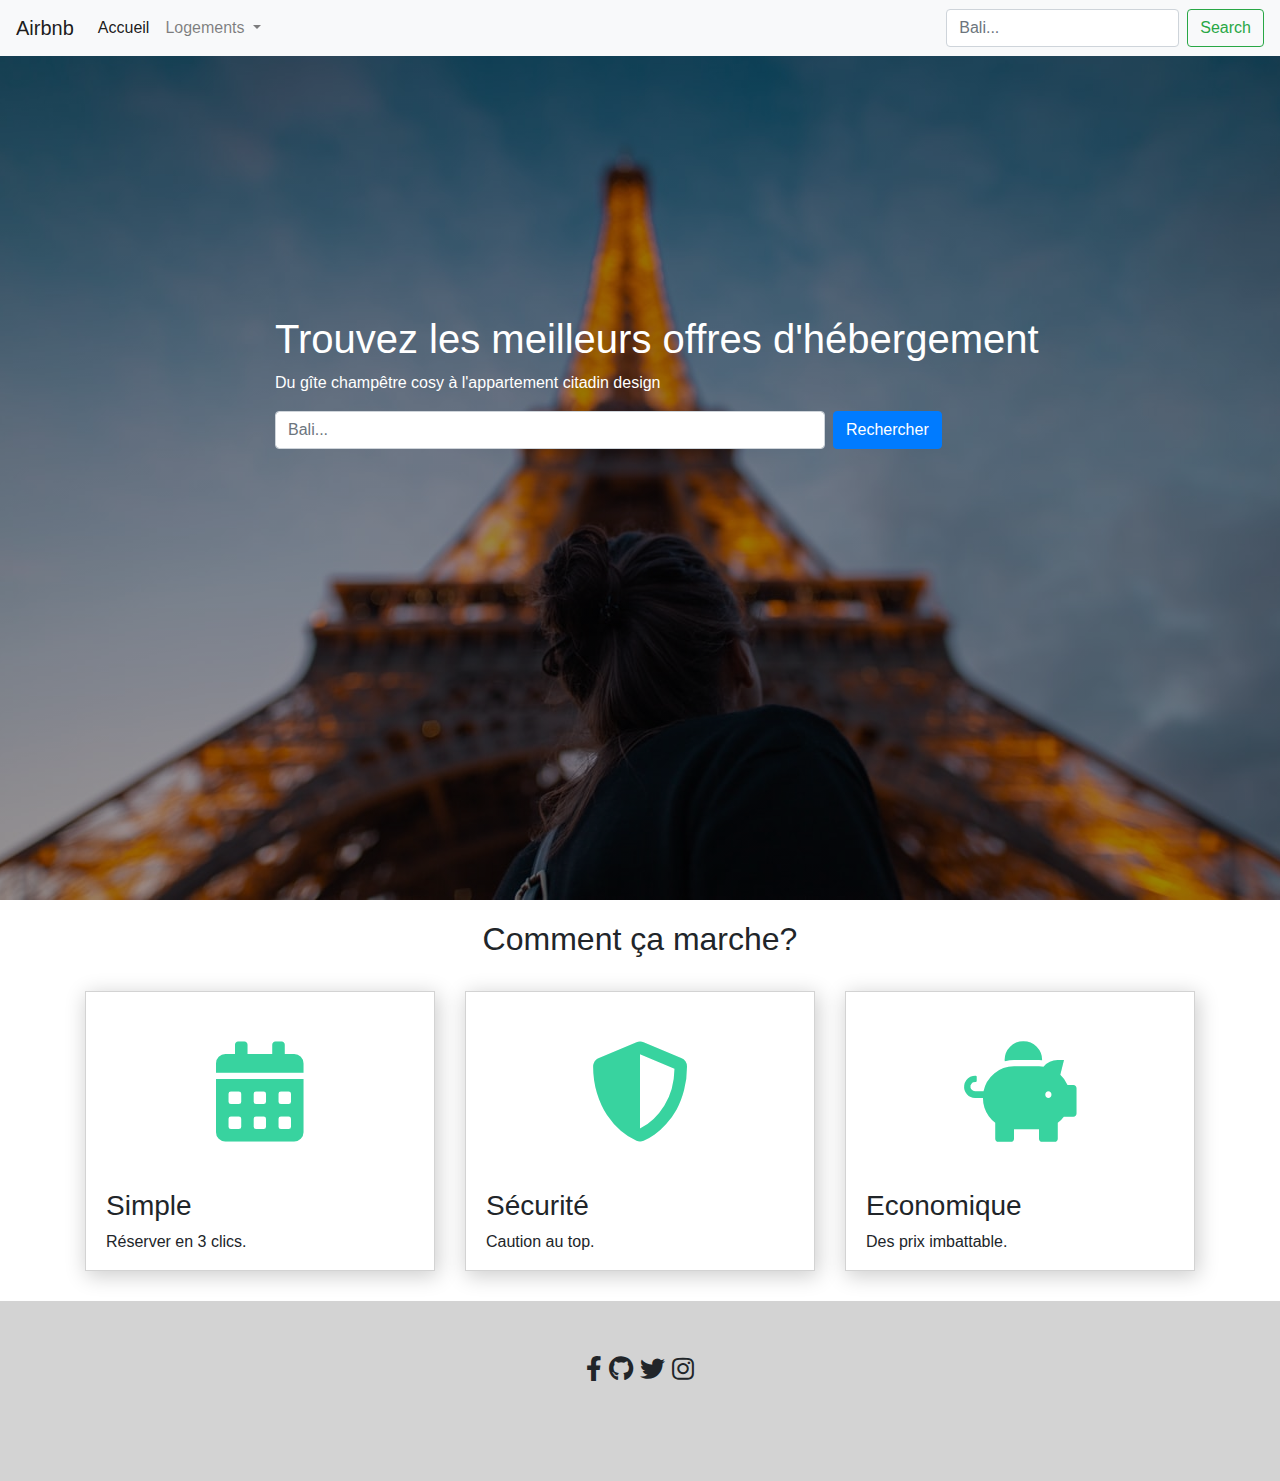
<file: index.html>
<!DOCTYPE html>
<html>
	<head>
		<title>Airbnb</title>
		<meta name="description" content=" Trouvez votre logement de rêve sur notre site"/>
		<meta property="title" content="Airbnb - Page d'accueil" />
		<meta property="og:image" content="https://res.cloudinary.com/dof5oucll/image/upload/v1569828613/samples/ecommerce/accessories-bag.jpg" />
		<meta charset="utf-8">
		<link rel="stylesheet" type="text/css" href="css/style.css">
		<link rel="stylesheet" href="https://stackpath.bootstrapcdn.com/bootstrap/4.3.1/css/bootstrap.min.css" integrity="sha384-ggOyR0iXCbMQv3Xipma34MD+dH/1fQ784/j6cY/iJTQUOhcWr7x9JvoRxT2MZw1T" crossorigin="anonymous">
		<link rel="stylesheet" type="text/css" href="css/fontawesome/css/all.css">
	</head>
	<body>
		<nav class="position-fixed navbar navbar-expand-lg navbar-light bg-light">
			<a class="navbar-brand" href="#">Airbnb</a>
			<button class="navbar-toggler" type="button" data-toggle="collapse" data-target="#navbarSupportedContent" aria-controls="navbarSupportedContent" aria-expanded="false" aria-label="Toggle navigation">
				<span class="navbar-toggler-icon"></span>
			</button>

			<div class="collapse navbar-collapse" id="navbarSupportedContent">
				<ul class="navbar-nav mr-auto">
					<li class="nav-item active">
						<a class="nav-link" href="#">Accueil<span class="sr-only">(current)</span></a>
					</li>
					<li class="nav-item dropdown">
						<a class="nav-link dropdown-toggle" href="#" id="navbarDropdown" role="button" data-toggle="dropdown" aria-haspopup="true" aria-expanded="false">
							Logements
						</a>
						<div class="dropdown-menu" aria-labelledby="navbarDropdown">
							<a class="dropdown-item" href="listing-apt.html">BALI</a>
							<a class="dropdown-item" href="#">Autres destinations</a>
							<div class="dropdown-divider"></div>
							<a class="dropdown-item" href="#">Something else here</a>
						</div>
					</li>
				</ul>
				<form class="form-inline my-2 my-lg-0">
					<input class="form-control mr-sm-2" type="search" placeholder="Bali..." aria-label="Search">
					<button class="btn btn-outline-success my-2 my-sm-0" type="submit">Search</button>
				</form>
			</div>
		</nav>
		<div class="banner">
			<div class="container padding-top-35-vh">
				<div class="row">
					<div class="col-10 offset-2 text-white">
						<h1>Trouvez les meilleurs offres d'hébergement</h1>
						<p>Du gîte champêtre cosy à l'appartement citadin design</p>
						<form class="form-inline my-2 my-lg-0 width-input">
							<input class="form-control mr-sm-2" type="search" placeholder="Bali..." aria-label="Search">
							<button type="button" class="btn btn-primary">Rechercher</button>
						</form>
					</div>
				</div>
			</div>
		</div>
		<div class="container">
			<div class="row">
				<div class="col-12 col-lg-12">
					<h2 class="margin-top-20px text-center">Comment ça marche?</h2>
				</div>
			</div>
			<div class="row">
				<div class="col-12 col-lg-4">
					<div class="card-explicative">
						<div>
							<i class="fas fa-calendar-alt"></i>
						</div>
						<div class="card-text">
							<h3>Simple</h3>
							<p>Réserver en 3 clics.</p>
						</div>
					</div>
				</div>
				<div class="col-12 col-lg-4">
					<div class="card-explicative">
						<div>
							<i class="fas fa-shield-alt"></i>
						</div>
						<div class="card-text">
							<h3>Sécurité</h3>
							<p>Caution au top.</p>
						</div>
					</div>
				</div>
				<div class="col-12 col-lg-4">
					<div class="card-explicative">
						<div>
							<i class="fas fa-piggy-bank"></i>
						</div>
						<div class="card-text">
							<h3>Economique</h3>
							<p>Des prix imbattable.</p>
						</div>
					</div>
				</div>
			</div>
		</div>
		<footer>
			<div class="footer">
				<i class="fab fa-facebook-f"></i>
				<i class="fab fa-github"></i>
				<i class="fab fa-twitter"></i>
				<i class="fab fa-instagram"></i>
			</div>
		</footer>

	<script src="https://code.jquery.com/jquery-3.3.1.slim.min.js" integrity="sha384-q8i/X+965DzO0rT7abK41JStQIAqVgRVzpbzo5smXKp4YfRvH+8abtTE1Pi6jizo" crossorigin="anonymous"></script>
	<script src="https://cdnjs.cloudflare.com/ajax/libs/popper.js/1.14.7/umd/popper.min.js" integrity="sha384-UO2eT0CpHqdSJQ6hJty5KVphtPhzWj9WO1clHTMGa3JDZwrnQq4sF86dIHNDz0W1" crossorigin="anonymous"></script>
	<script src="https://stackpath.bootstrapcdn.com/bootstrap/4.3.1/js/bootstrap.min.js" integrity="sha384-JjSmVgyd0p3pXB1rRibZUAYoIIy6OrQ6VrjIEaFf/nJGzIxFDsf4x0xIM+B07jRM" crossorigin="anonymous"></script>
	</body>
</html>
</file>
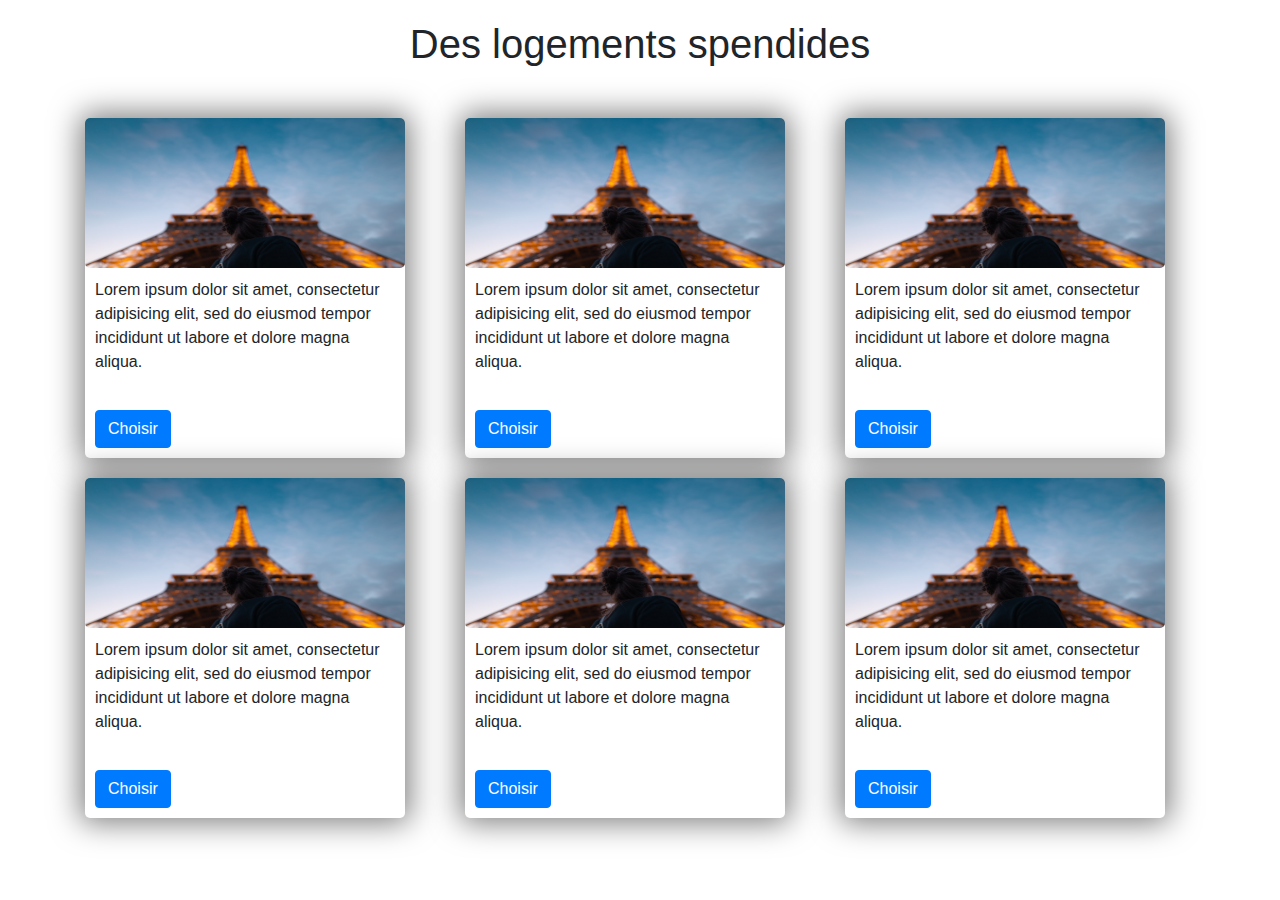
<file: listing-apt.html>
<!DOCTYPE html>
<html>
	<head>
		<title>Airbnb</title>
		<meta charset="utf-8">
		<meta name="description" content="Retrouvez toutes nos destinations pour BALI"/>
		<meta property="title" content="Airbnb - Listing des destinations" />
		<link rel="stylesheet" type="text/css" href="css/style.css">
		<link rel="stylesheet" href="https://stackpath.bootstrapcdn.com/bootstrap/4.3.1/css/bootstrap.min.css" integrity="sha384-ggOyR0iXCbMQv3Xipma34MD+dH/1fQ784/j6cY/iJTQUOhcWr7x9JvoRxT2MZw1T" crossorigin="anonymous">
		<link rel="stylesheet" type="text/css" href="css/fontawesome/css/all.css">
	</head>
	<body>
		<div class="container">
			<h1 class="text-center margin-bottom-50px margin-top-20px">Des logements spendides</h1>
			<div class="row">
				<div class="col-12 col-sm-12 col-md-6 col-lg-4">
					<div class="card-trip">
						<img src="img/home.jpg" alt="italie-procida">
						<div>
							<p class="padding-10px">Lorem ipsum dolor sit amet, consectetur adipisicing elit, sed do eiusmod
							tempor incididunt ut labore et dolore magna aliqua.
							</p>
							<a href="show.html" class="btn btn-primary margin-10px ">Choisir</a>
						</div>	
					</div>
				</div>
				<div class="col-12 col-sm-12 col-md-6 col-lg-4">
					<div class="card-trip">
						<img src="img/home.jpg" alt="italie-procida">
						<div>
							<p class="padding-10px">Lorem ipsum dolor sit amet, consectetur adipisicing elit, sed do eiusmod
							tempor incididunt ut labore et dolore magna aliqua.
							</p>
							<a href="show.html" class="btn btn-primary margin-10px ">Choisir</a>
						</div>	
					</div>
				</div>
				<div class="col-12 col-sm-12 col-md-6 col-lg-4">
					<div class="card-trip">
						<img src="img/home.jpg" alt="italie-procida">
						<div>
							<p class="padding-10px">Lorem ipsum dolor sit amet, consectetur adipisicing elit, sed do eiusmod
							tempor incididunt ut labore et dolore magna aliqua.
							</p>
							<a href="show.html" class="btn btn-primary margin-10px ">Choisir</a>
						</div>	
					</div>
				</div>
				<div class="col-12 col-sm-12 col-md-6 col-lg-4">
					<div class="card-trip">
						<img src="img/home.jpg" alt="italie-procida">
						<div>
							<p class="padding-10px">Lorem ipsum dolor sit amet, consectetur adipisicing elit, sed do eiusmod
							tempor incididunt ut labore et dolore magna aliqua.
							</p>
							<a href="show.html" class="btn btn-primary margin-10px ">Choisir</a>
						</div>	
					</div>
				</div>
				<div class="col-12 col-sm-12 col-md-6 col-lg-4">
					<div class="card-trip">
						<img src="img/home.jpg" alt="italie-procida">
						<div>
							<p class="padding-10px">Lorem ipsum dolor sit amet, consectetur adipisicing elit, sed do eiusmod
							tempor incididunt ut labore et dolore magna aliqua.
							</p>
							<a href="show.html" class="btn btn-primary margin-10px ">Choisir</a>
						</div>	
					</div>
				</div>
				<div class="col-12 col-sm-12 col-md-6 col-lg-4">
					<div class="card-trip">
						<img src="img/home.jpg" alt="italie-procida">
						<div>
							<p class="padding-10px">Lorem ipsum dolor sit amet, consectetur adipisicing elit, sed do eiusmod
							tempor incididunt ut labore et dolore magna aliqua.
							</p>
							<a href="show.html" class="btn btn-primary margin-10px ">Choisir</a>
						</div>	
					</div>
				</div>
			</div>
		</div>

	<script src="https://code.jquery.com/jquery-3.3.1.slim.min.js" integrity="sha384-q8i/X+965DzO0rT7abK41JStQIAqVgRVzpbzo5smXKp4YfRvH+8abtTE1Pi6jizo" crossorigin="anonymous"></script>
	<script src="https://cdnjs.cloudflare.com/ajax/libs/popper.js/1.14.7/umd/popper.min.js" integrity="sha384-UO2eT0CpHqdSJQ6hJty5KVphtPhzWj9WO1clHTMGa3JDZwrnQq4sF86dIHNDz0W1" crossorigin="anonymous"></script>
	<script src="https://stackpath.bootstrapcdn.com/bootstrap/4.3.1/js/bootstrap.min.js" integrity="sha384-JjSmVgyd0p3pXB1rRibZUAYoIIy6OrQ6VrjIEaFf/nJGzIxFDsf4x0xIM+B07jRM" crossorigin="anonymous"></script>
	</body>
</html>
</file>
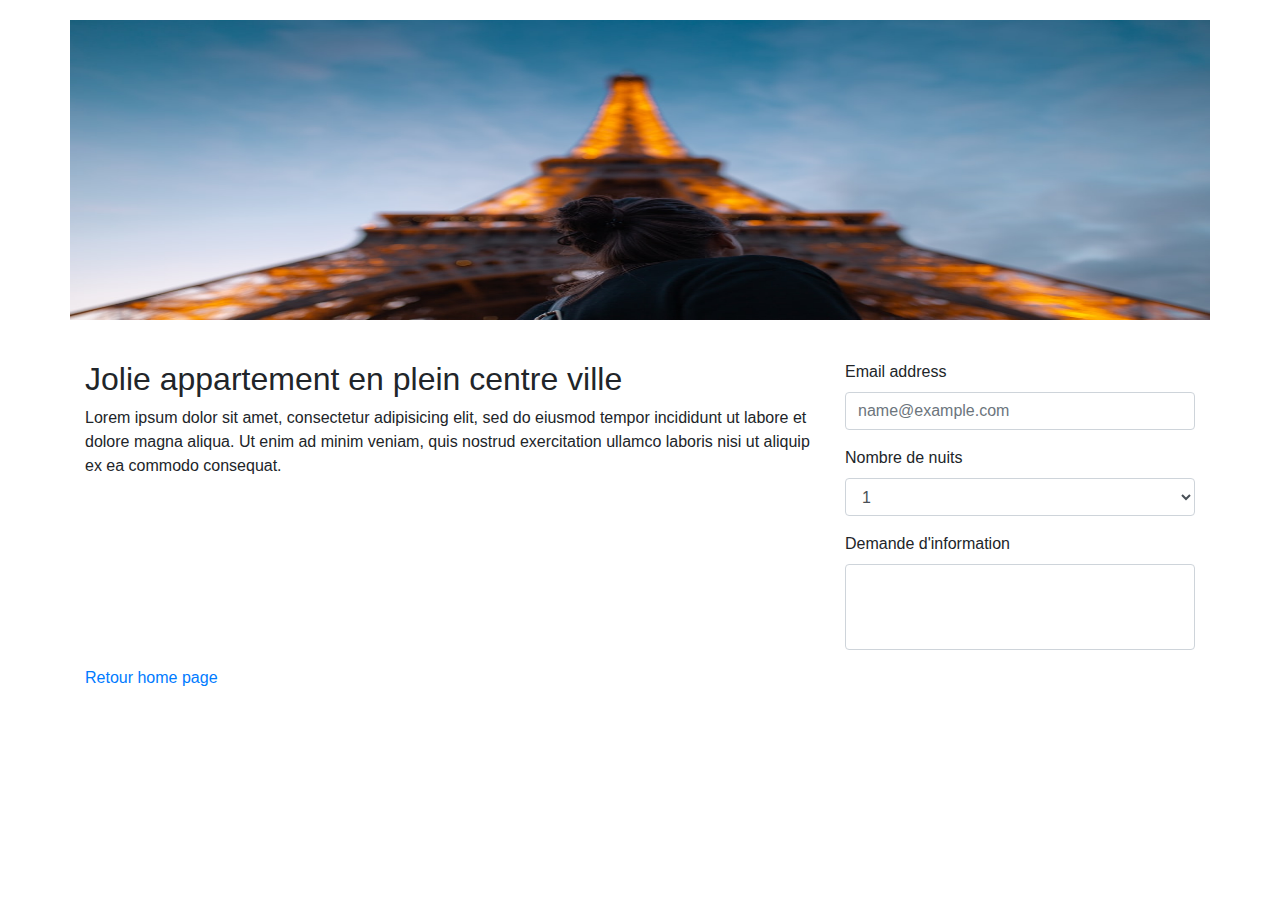
<file: show.html>
<!DOCTYPE html>
<html>
	<head>
		<title>Airbnb</title>
		<meta charset="utf-8">
		<meta name="description" content="Bali une super destination gros"/>
		<meta property="title" content="Airbnb - Bali"/>
		<link rel="stylesheet" type="text/css" href="css/style.css">
		<link rel="stylesheet" href="https://stackpath.bootstrapcdn.com/bootstrap/4.3.1/css/bootstrap.min.css" integrity="sha384-ggOyR0iXCbMQv3Xipma34MD+dH/1fQ784/j6cY/iJTQUOhcWr7x9JvoRxT2MZw1T" crossorigin="anonymous">
		<link rel="stylesheet" type="text/css" href="css/fontawesome/css/all.css">
	</head>
	<body>
		<div class="container margin-top-20px">
			<div class="row img-show">
				<img src="img/home.jpg" alt="appartement">
			</div>
		</div>
		<div class="container">
			<div class="row padding-top-40">
				<div class="col-12 col-lg-8">
					<h2>Jolie appartement en plein centre ville</h2>
					<p>Lorem ipsum dolor sit amet, consectetur adipisicing elit, sed do eiusmod
					tempor incididunt ut labore et dolore magna aliqua. Ut enim ad minim veniam,
					quis nostrud exercitation ullamco laboris nisi ut aliquip ex ea commodo
					consequat.</p>
				</div>
				<div class="col-12 col-lg-4">
					<form>
						<div class="form-group">
							<label for="exampleFormControlInput1">Email address</label>
							<input type="email" class="form-control" id="exampleFormControlInput1" placeholder="name@example.com">
						</div>
						<div class="form-group">
							<label for="exampleFormControlSelect1">Nombre de nuits</label>
							<select class="form-control" id="exampleFormControlSelect1">
								<option>1</option>
								<option>2</option>
								<option>3</option>
								<option>4</option>
								<option>5</option>
							</select>
						</div>
						<div class="form-group">
							<label for="exampleFormControlSelect2">Demande d'information</label>
							<select multiple class="form-control" id="exampleFormControlSelect2">
							</select>
						</div>
					</form>
				</div>
			</div>
			<a href="index.html">Retour home page</a>
		</div>


	<script src="https://code.jquery.com/jquery-3.3.1.slim.min.js" integrity="sha384-q8i/X+965DzO0rT7abK41JStQIAqVgRVzpbzo5smXKp4YfRvH+8abtTE1Pi6jizo" crossorigin="anonymous"></script>
	<script src="https://cdnjs.cloudflare.com/ajax/libs/popper.js/1.14.7/umd/popper.min.js" integrity="sha384-UO2eT0CpHqdSJQ6hJty5KVphtPhzWj9WO1clHTMGa3JDZwrnQq4sF86dIHNDz0W1" crossorigin="anonymous"></script>
	<script src="https://stackpath.bootstrapcdn.com/bootstrap/4.3.1/js/bootstrap.min.js" integrity="sha384-JjSmVgyd0p3pXB1rRibZUAYoIIy6OrQ6VrjIEaFf/nJGzIxFDsf4x0xIM+B07jRM" crossorigin="anonymous"></script>
	</body>
</html>
</file>
<file: css/style.css>
@import url("Components/banner.css");
@import url("Components/card.css");
@import url("Components/footer.css");
@import url("Components/card-trip2.css");


@import url("utilities/padding.css");
@import url("utilities/text.css");
@import url("utilities/margin.css");

.position-fixed{
	position: fixed;
	z-index: 1;
	width: 100%;
}
.img-show img{
	height: 300px;
	width: 100%;
}
</file>
